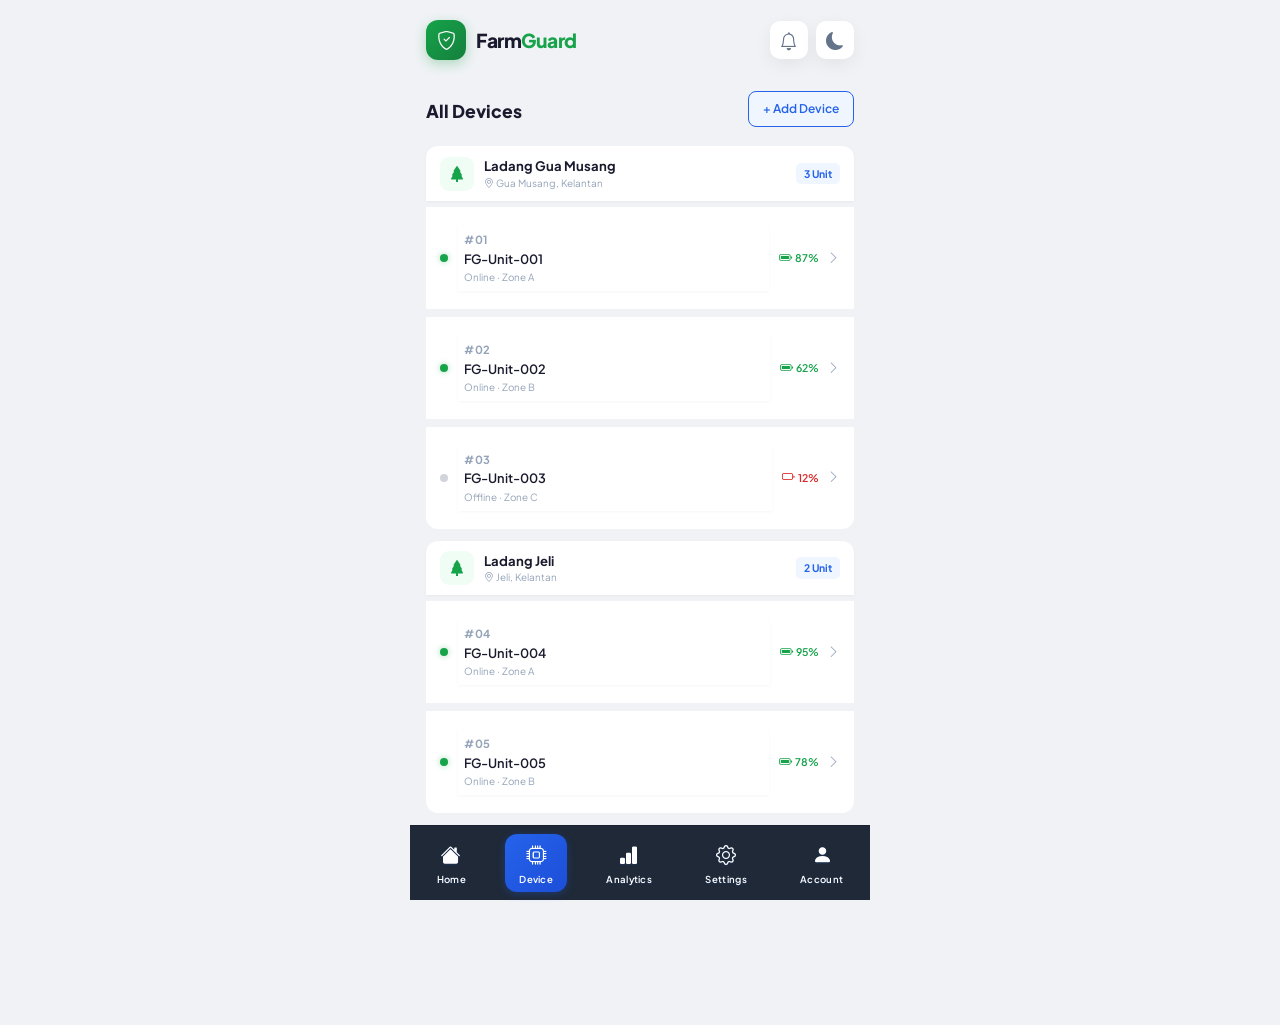
<file: device-list.html>
<!DOCTYPE html>
<html lang="en">
<head>
    <meta charset="UTF-8">
    <meta name="viewport" content="width=device-width, initial-scale=1.0, user-scalable=no">
    <title>FarmGuard — Devices</title>
    <link href="https://cdn.jsdelivr.net/npm/bootstrap@5.3.3/dist/css/bootstrap.min.css" rel="stylesheet">
    <link href="https://cdn.jsdelivr.net/npm/bootstrap-icons@1.11.3/font/bootstrap-icons.min.css" rel="stylesheet">
    <link href="https://fonts.googleapis.com/css2?family=Plus+Jakarta+Sans:wght@300;400;500;600;700;800&family=JetBrains+Mono:wght@400;500;600&display=swap" rel="stylesheet">
    <link rel="stylesheet" href="css/styles.css">
</head>
<body>

<div class="app">
    <!-- Header -->
    <div class="header">
        <div class="brand">
            <div class="brand-logo"><i class="bi bi-shield-check"></i></div>
            <div class="brand-name" id="headerBrandName">Farm<span>Guard</span></div>
        </div>
        <div class="hdr-right">
            <button class="hdr-btn" title="Notifications"><i class="bi bi-bell"></i></button>
            <button class="dark-mode-btn" onclick="toggleDarkMode()" title="Dark Mode"><i class="bi bi-moon-fill"></i></button>
        </div>
    </div>

    <!-- Page Title + Add Button -->
    <div style="display:flex;align-items:center;justify-content:space-between;margin:16px 0 8px">
        <div class="page-title">All Devices</div>
        <button id="openAddDevice" class="dn-edit-btn">+ Add Device</button>
    </div>

    <!-- Device List by Ladang -->
    <div id="devList"></div>
</div>

<!-- Bottom Nav -->
<div class="bnav">
    <button class="ni" onclick="navHome()"><i class="bi bi-house-fill"></i><span>Home</span></button>
    <button class="ni act" onclick="navDevice()"><i class="bi bi-cpu"></i><span>Device</span></button>
    <button class="ni" onclick="alert('Analytics page coming soon')"><i class="bi bi-bar-chart-fill"></i><span>Analytics</span></button>
    <button class="ni" onclick="navSettings()"><i class="bi bi-gear"></i><span>Settings</span></button>
    <button class="ni" onclick="navAccount()"><i class="bi bi-person-fill"></i><span>Account</span></button>
</div>

<script src="js/script.js"></script>
<script src="js/ladang.js"></script>
<script src="js/device-list.js"></script>
    <!-- Add Device Modal -->
    <div id="addDeviceModal" class="modal" style="display:none;align-items:center;justify-content:center;">
        <div class="modal-content">
            <div class="modal-hdr">
                <span>Tambah Device</span>
                <button class="modal-close" onclick="closeAddDeviceModal()"><i class="bi bi-x-lg"></i></button>
            </div>
            <div class="modal-body">
                <label class="ai-label">Pilih Ladang</label>
                <div style="display:flex;gap:8px;margin-bottom:10px;align-items:center">
                    <select id="farmSelect" class="name-input" style="flex:1"></select>
                    <button class="dn-edit-btn" onclick="openAddLadangModal()">Tambah</button>
                </div>

                <label class="ai-label">Lokasi (contoh: Zone A)</label>
                <input id="deviceLoc" class="name-input" placeholder="Lokasi device (optional)">

                <label class="ai-label" style="margin-top:10px">Nama Device</label>
                <input id="deviceName" class="name-input" placeholder="Nama device atau biarkan kosong untuk auto">
                <div style="display:flex;align-items:center;gap:8px;margin-top:8px">
                    <input type="checkbox" id="autoNo">
                    <label for="autoNo">Auto running number</label>
                </div>

                <label class="ai-label" style="margin-top:10px">Tarikh</label>
                <input id="deviceDate" class="name-input" readonly>
            </div>
            <div class="modal-footer">
                <button class="btn-cancel" onclick="closeAddDeviceModal()">Batal</button>
                <button class="btn-save" onclick="addDevice()">Simpan</button>
            </div>
        </div>
    </div>
        <!-- Add Ladang Modal (same pattern as ladang-list) -->
        <div id="addLadangModal" class="modal" style="display:none;align-items:center;justify-content:center;">
            <div class="modal-content">
                <div class="modal-hdr">
                    <span>Tambah Ladang</span>
                    <button class="modal-close" onclick="closeAddLadangModal()"><i class="bi bi-x-lg"></i></button>
                </div>
                <div class="modal-body">
                    <label class="ai-label">Nama Ladang</label>
                    <input id="ladangName" class="name-input" placeholder="Contoh: Ladang Gua Musang">
                    <label class="ai-label" style="margin-top:10px">Lokasi (Bandar, Negeri)</label>
                    <input id="ladangLoc" class="name-input" placeholder="Contoh: Gua Musang, Kelantan">
                </div>
                <div class="modal-footer">
                    <button class="btn-cancel" onclick="closeAddLadangModal()">Batal</button>
                    <button class="btn-save" onclick="saveLadang()">Simpan</button>
                </div>
            </div>
        </div>
</body>
</html>
</file>
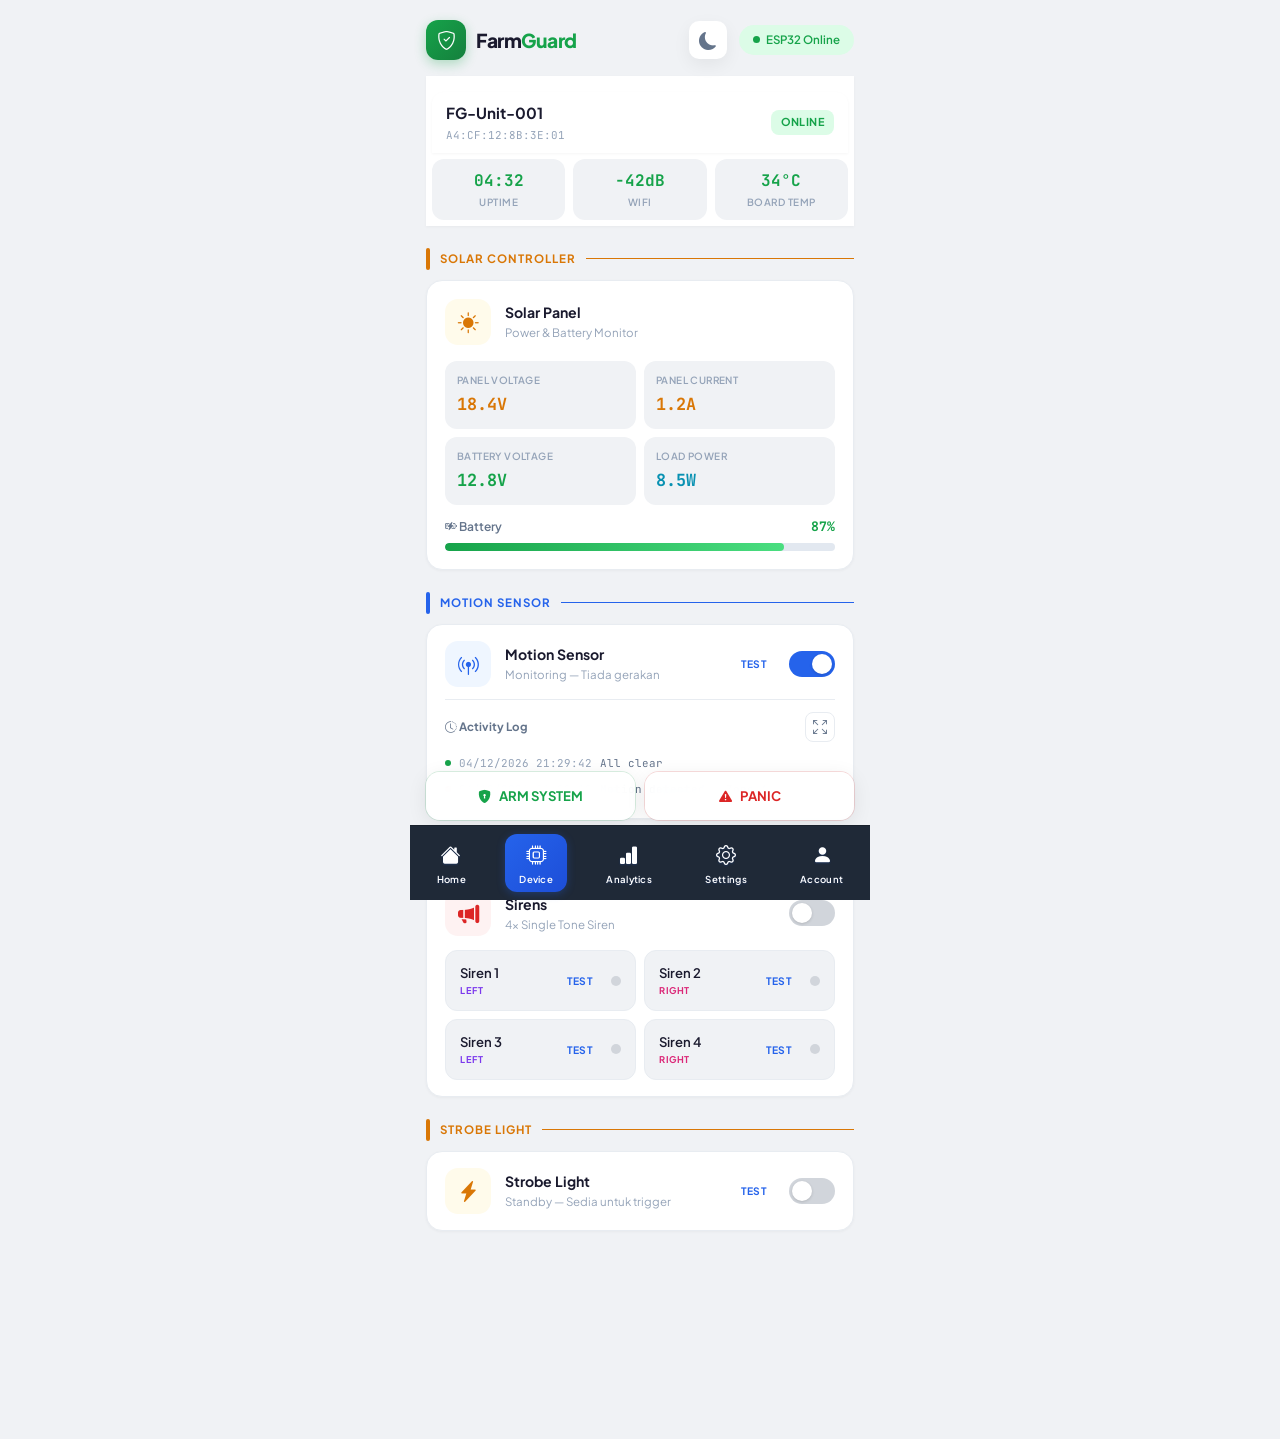
<file: devices.html>
<!DOCTYPE html>
<html lang="en">
<head>
    <meta charset="UTF-8">
    <meta name="viewport" content="width=device-width, initial-scale=1.0, user-scalable=no">
    <title>FarmGuard — Device</title>
    <link href="https://cdn.jsdelivr.net/npm/bootstrap@5.3.3/dist/css/bootstrap.min.css" rel="stylesheet">
    <link href="https://cdn.jsdelivr.net/npm/bootstrap-icons@1.11.3/font/bootstrap-icons.min.css" rel="stylesheet">
    <link href="https://fonts.googleapis.com/css2?family=Plus+Jakarta+Sans:wght@300;400;500;600;700;800&family=JetBrains+Mono:wght@400;500;600&display=swap" rel="stylesheet">
    <link rel="stylesheet" href="css/styles.css">
</head>
<body>

<div class="toast-a" id="toastArea"></div>

<div class="app">
    <!-- Header -->
    <div class="header">
        <div class="brand">
            <div class="brand-logo"><i class="bi bi-shield-check"></i></div>
            <div class="brand-name" id="headerBrandName">Farm<span>Guard</span></div>
        </div>
        <div style="display:flex;align-items:center;gap:12px">
            <button id="darkModeBtn" class="dark-mode-btn" onclick="toggleDarkMode()" title="Toggle Dark Mode">
                <i class="bi bi-moon-fill"></i>
            </button>
            <div class="conn-pill"><div class="conn-dot"></div>ESP32 Online</div>
        </div>
    </div>

    <!-- Device Info -->
    <div class="dev-info">
        <div class="section-top">
            <div><div class="dev-nm">FG-Unit-001</div><div class="dev-mac">A4:CF:12:8B:3E:01</div></div>
            <div class="badge-on">Online</div>
        </div>
        <div class="stats-row">
            <div class="stat-box"><div class="stat-v" id="uptime">04:32</div><div class="stat-l">Uptime</div></div>
            <div class="stat-box"><div class="stat-v" id="wifi">-42dB</div><div class="stat-l">WiFi</div></div>
            <div class="stat-box"><div class="stat-v" id="temp">34°C</div><div class="stat-l">Board Temp</div></div>
        </div>
    </div>

    <!-- 1. SOLAR CONTROLLER -->
    <div class="sec-hdr sec-amber">
        <div class="sec-color"></div>
        <div class="sec-title">Solar Controller</div>
        <div class="sec-line"></div>
    </div>
    <div class="sol-card">
        <div class="sol-top">
            <div class="sol-ic"><i class="bi bi-sun-fill"></i></div>
            <div><div class="c-nm">Solar Panel</div><div class="c-ds">Power & Battery Monitor</div></div>
        </div>
        <div class="sol-grid">
            <div class="si"><div class="si-l">Panel Voltage</div><div class="si-v va" id="pvV">18.4V</div></div>
            <div class="si"><div class="si-l">Panel Current</div><div class="si-v va" id="pvA">1.2A</div></div>
            <div class="si"><div class="si-l">Battery Voltage</div><div class="si-v vg" id="bvV">12.8V</div></div>
            <div class="si"><div class="si-l">Load Power</div><div class="si-v vc" id="ldW">8.5W</div></div>
        </div>
        <div class="bt-sec">
            <div class="bt-hd"><span class="bt-lb"><i class="bi bi-battery-charging"></i> Battery</span><span class="bt-pc" id="btPc">87%</span></div>
            <div class="bt-tk"><div class="bt-fl" id="btFl" style="width:87%"></div></div>
        </div>
    </div>

    <!-- 2. MOTION SENSOR -->
    <div class="sec-hdr sec-blue">
        <div class="sec-color"></div>
        <div class="sec-title">Motion Sensor</div>
        <div class="sec-line"></div>
    </div>
    <div class="g-card" id="motionCard">
        <div class="card-hd">
            <div class="c-ic ic-b"><i class="bi bi-broadcast-pin"></i></div>
            <div class="c-inf">
                <div class="c-nm">Motion Sensor</div>
                <div class="c-ds" id="motionDesc">Monitoring — Tiada gerakan</div>
                <div class="c-tm" id="motionTm" style="color:var(--blue)"></div>
            </div>
            <span class="test-lbl" id="motionTest" onclick="testMotion()">TEST</span>
            <label class="tog t-blue">
                <input type="checkbox" id="motionTog" checked onchange="toggleMotion(this.checked)">
                <span class="tog-s"></span>
            </label>
        </div>
        <div class="mt-sec">
            <div class="mt-hd">
                <span class="mt-title"><i class="bi bi-clock-history"></i> Activity Log</span>
                <button class="mt-expand" onclick="openModal()" title="Lihat semua"><i class="bi bi-arrows-fullscreen"></i></button>
            </div>
            <div class="m-log" id="motionLog"></div>
        </div>
    </div>

    <!-- 3. SIREN CONTROL -->
    <div class="sec-hdr sec-red">
        <div class="sec-color"></div>
        <div class="sec-title">Siren Control</div>
        <div class="sec-line"></div>
    </div>
    <div class="g-card" id="sirenCard">
        <div class="card-hd">
            <div class="c-ic ic-r"><i class="bi bi-megaphone-fill"></i></div>
            <div class="c-inf">
                <div class="c-nm">Sirens</div>
                <div class="c-ds">4x Single Tone Siren</div>
            </div>
            <label class="tog t-red">
                <input type="checkbox" id="allSirTog" onchange="toggleAllSirens(this.checked)">
                <span class="tog-s"></span>
            </label>
        </div>
        <div class="sir-grid">
            <!-- 1=Left, 2=Right, 3=Left, 4=Right -->
            <div class="sir-cell" id="sc1" onclick="toggleSiren(1)">
                <div><div class="sc-nm">Siren 1</div><div class="sc-sd left">LEFT</div><div class="sc-tm" id="st1"></div></div>
                <div class="sir-right"><span class="test-lbl" id="tl1" onclick="event.stopPropagation();testSiren(1)">TEST</span><div class="sir-dot"></div></div>
            </div>
            <div class="sir-cell" id="sc2" onclick="toggleSiren(2)">
                <div><div class="sc-nm">Siren 2</div><div class="sc-sd right">RIGHT</div><div class="sc-tm" id="st2"></div></div>
                <div class="sir-right"><span class="test-lbl" id="tl2" onclick="event.stopPropagation();testSiren(2)">TEST</span><div class="sir-dot"></div></div>
            </div>
            <div class="sir-cell" id="sc3" onclick="toggleSiren(3)">
                <div><div class="sc-nm">Siren 3</div><div class="sc-sd left">LEFT</div><div class="sc-tm" id="st3"></div></div>
                <div class="sir-right"><span class="test-lbl" id="tl3" onclick="event.stopPropagation();testSiren(3)">TEST</span><div class="sir-dot"></div></div>
            </div>
            <div class="sir-cell" id="sc4" onclick="toggleSiren(4)">
                <div><div class="sc-nm">Siren 4</div><div class="sc-sd right">RIGHT</div><div class="sc-tm" id="st4"></div></div>
                <div class="sir-right"><span class="test-lbl" id="tl4" onclick="event.stopPropagation();testSiren(4)">TEST</span><div class="sir-dot"></div></div>
            </div>
        </div>
    </div>

    <!-- 4. STROBE LIGHT -->
    <div class="sec-hdr sec-yellow">
        <div class="sec-color"></div>
        <div class="sec-title">Strobe Light</div>
        <div class="sec-line"></div>
    </div>
    <div class="g-card" id="strobeCard">
        <div class="card-hd">
            <div class="c-ic ic-a"><i class="bi bi-lightning-charge-fill"></i></div>
            <div class="c-inf">
                <div class="c-nm">Strobe Light</div>
                <div class="c-ds" id="strobeDesc">Standby — Sedia untuk trigger</div>
                <div class="c-tm" id="strobeTm" style="color:var(--amber)"></div>
            </div>
            <span class="test-lbl" id="strobeTest" onclick="testStrobe()">TEST</span>
            <label class="tog t-amb">
                <input type="checkbox" id="strobeTog" onchange="toggleStrobe(this.checked)">
                <span class="tog-s"></span>
            </label>
        </div>
    </div>

</div>

<!-- Floating ARM / PANIC -->
<div class="float-bar mb-2">
    <button class="fb fb-arm" id="armBtn" onclick="toggleArm()"><i class="bi bi-shield-lock-fill"></i> ARM SYSTEM</button>
    <button class="fb fb-panic" id="panicBtn" onclick="togglePanic()"><i class="bi bi-exclamation-triangle-fill"></i> PANIC</button>
</div>

<!-- Bottom Nav -->
<div class="bnav">
    <button class="ni" onclick="navHome()"><i class="bi bi-house-fill"></i><span>Home</span></button>
    <button class="ni act" onclick="navDevice()"><i class="bi bi-cpu"></i><span>Device</span></button>
    <button class="ni" onclick="alert('Analytics page coming soon')"><i class="bi bi-bar-chart-fill"></i><span>Analytics</span></button>
    <button class="ni" onclick="alert('Settings page coming soon')"><i class="bi bi-gear"></i><span>Settings</span></button>
    <button class="ni" onclick="navAccount()"><i class="bi bi-person-fill"></i><span>Account</span></button>
</div>

<!-- Detection Modal -->
<div class="mo-ov" id="detModal" onclick="if(event.target===this)closeModal()">
    <div class="mo-sh">
        <div class="mo-bar"></div>
        <div class="mo-hd">
            <div class="mo-tt"><i class="bi bi-broadcast-pin"></i> Detection History</div>
            <button class="mo-cl" onclick="closeModal()"><i class="bi bi-x-lg"></i></button>
        </div>
        <div class="mo-bd" id="modalBody"></div>
    </div>
</div>

<script src="js/script.js"></script>
</body>
</html>
</file>
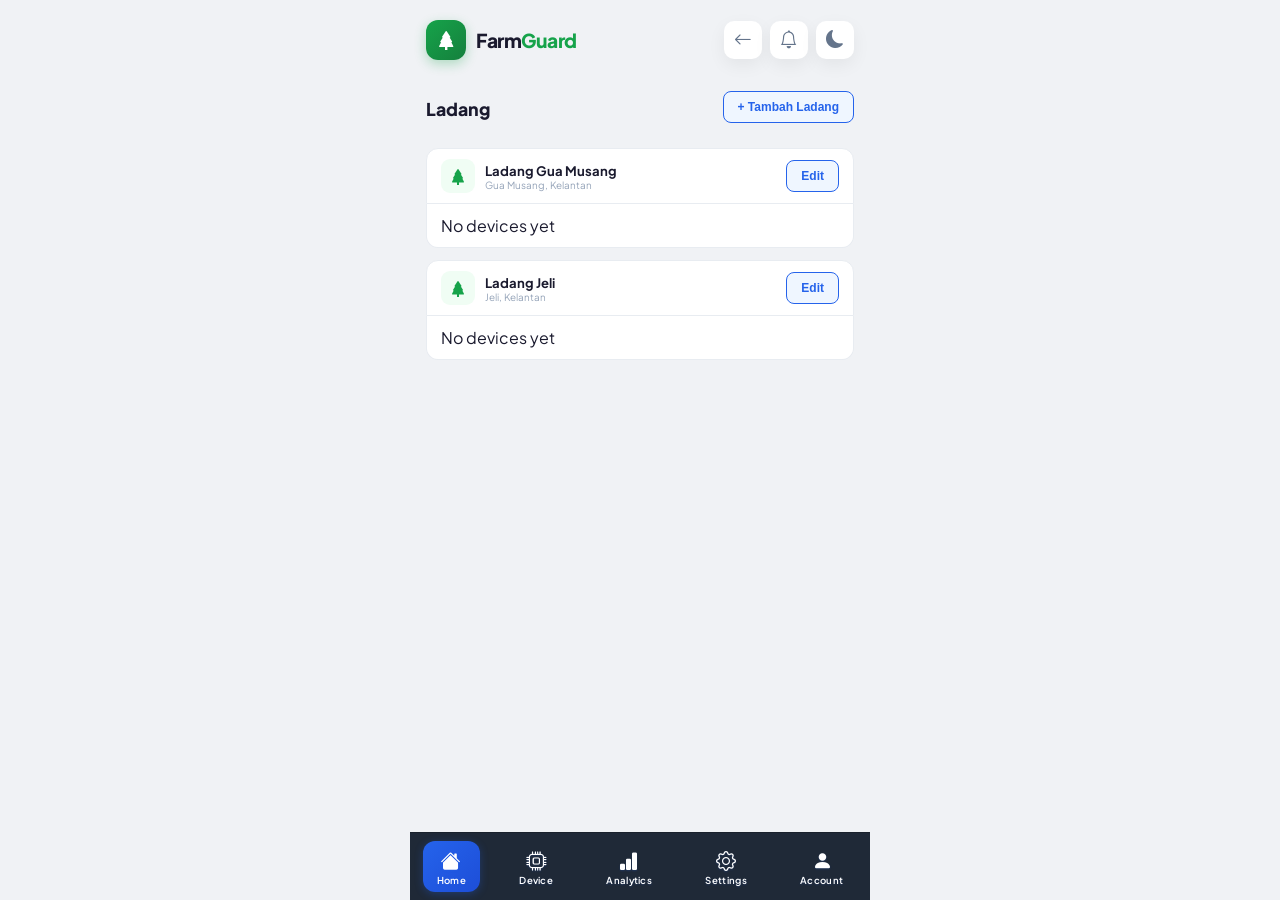
<file: ladang-list.html>
<!DOCTYPE html>
<html lang="en">
<head>
    <meta charset="UTF-8">
    <meta name="viewport" content="width=device-width, initial-scale=1.0, user-scalable=no">
    <title>FarmGuard — Ladang</title>
    <link href="https://cdn.jsdelivr.net/npm/bootstrap-icons@1.11.3/font/bootstrap-icons.min.css" rel="stylesheet">
    <link href="https://fonts.googleapis.com/css2?family=Plus+Jakarta+Sans:wght@300;400;500;600;700;800&family=JetBrains+Mono:wght@400;500;600&display=swap" rel="stylesheet">
    <link rel="stylesheet" href="css/styles.css">
</head>
<body>

<div class="app">
    <div class="header">
        <div class="brand">
            <div class="brand-logo"><i class="bi bi-tree-fill"></i></div>
            <div class="brand-name">Farm<span>Guard</span></div>
        </div>
        <div class="hdr-right">
            <button class="hdr-btn" onclick="navBack()"><i class="bi bi-arrow-left"></i></button>
            <button class="hdr-btn" title="Notifications"><i class="bi bi-bell"></i></button>
            <button class="dark-mode-btn" onclick="toggleDarkMode()" title="Dark Mode"><i class="bi bi-moon-fill"></i></button>
        </div>
    </div>

    <div style="display:flex;align-items:center;justify-content:space-between;margin:16px 0">
        <div class="page-title">Ladang</div>
        <button id="openAddLadang" class="dn-edit-btn">+ Tambah Ladang</button>
    </div>

    <div id="ladangListArea"></div>
</div>

<!-- Add Ladang Modal -->
<div id="addLadangModal" class="modal" style="display:none;align-items:center;justify-content:center;">
    <div class="modal-content">
        <div class="modal-hdr">
            <span>Tambah Ladang</span>
            <button class="modal-close" onclick="closeAddLadangModal()"><i class="bi bi-x-lg"></i></button>
        </div>
        <div class="modal-body">
            <label class="ai-label">Nama Ladang</label>
            <input id="ladangName" class="name-input" placeholder="Contoh: Ladang Gua Musang">
            <label class="ai-label" style="margin-top:10px">Lokasi (Bandar, Negeri)</label>
            <input id="ladangLoc" class="name-input" placeholder="Contoh: Gua Musang, Kelantan">
        </div>
        <div class="modal-footer">
            <button class="btn-cancel" onclick="closeAddLadangModal()">Batal</button>
            <button class="btn-save" onclick="saveLadang()">Simpan</button>
        </div>
    </div>
</div>
    <!-- Bottom Nav -->
    <div class="bnav">
        <button class="ni" onclick="navHome()"><i class="bi bi-house-fill"></i><span>Home</span></button>
        <button class="ni" onclick="navDevice()"><i class="bi bi-cpu"></i><span>Device</span></button>
        <button class="ni" onclick="alert('Analytics page coming soon')"><i class="bi bi-bar-chart-fill"></i><span>Analytics</span></button>
        <button class="ni" onclick="alert('Settings page coming soon')"><i class="bi bi-gear"></i><span>Settings</span></button>
        <button class="ni" onclick="navAccount()"><i class="bi bi-person-fill"></i><span>Account</span></button>
    </div>

<script src="js/script.js"></script>
<script src="js/ladang.js"></script>
</body>
</html>
</file>
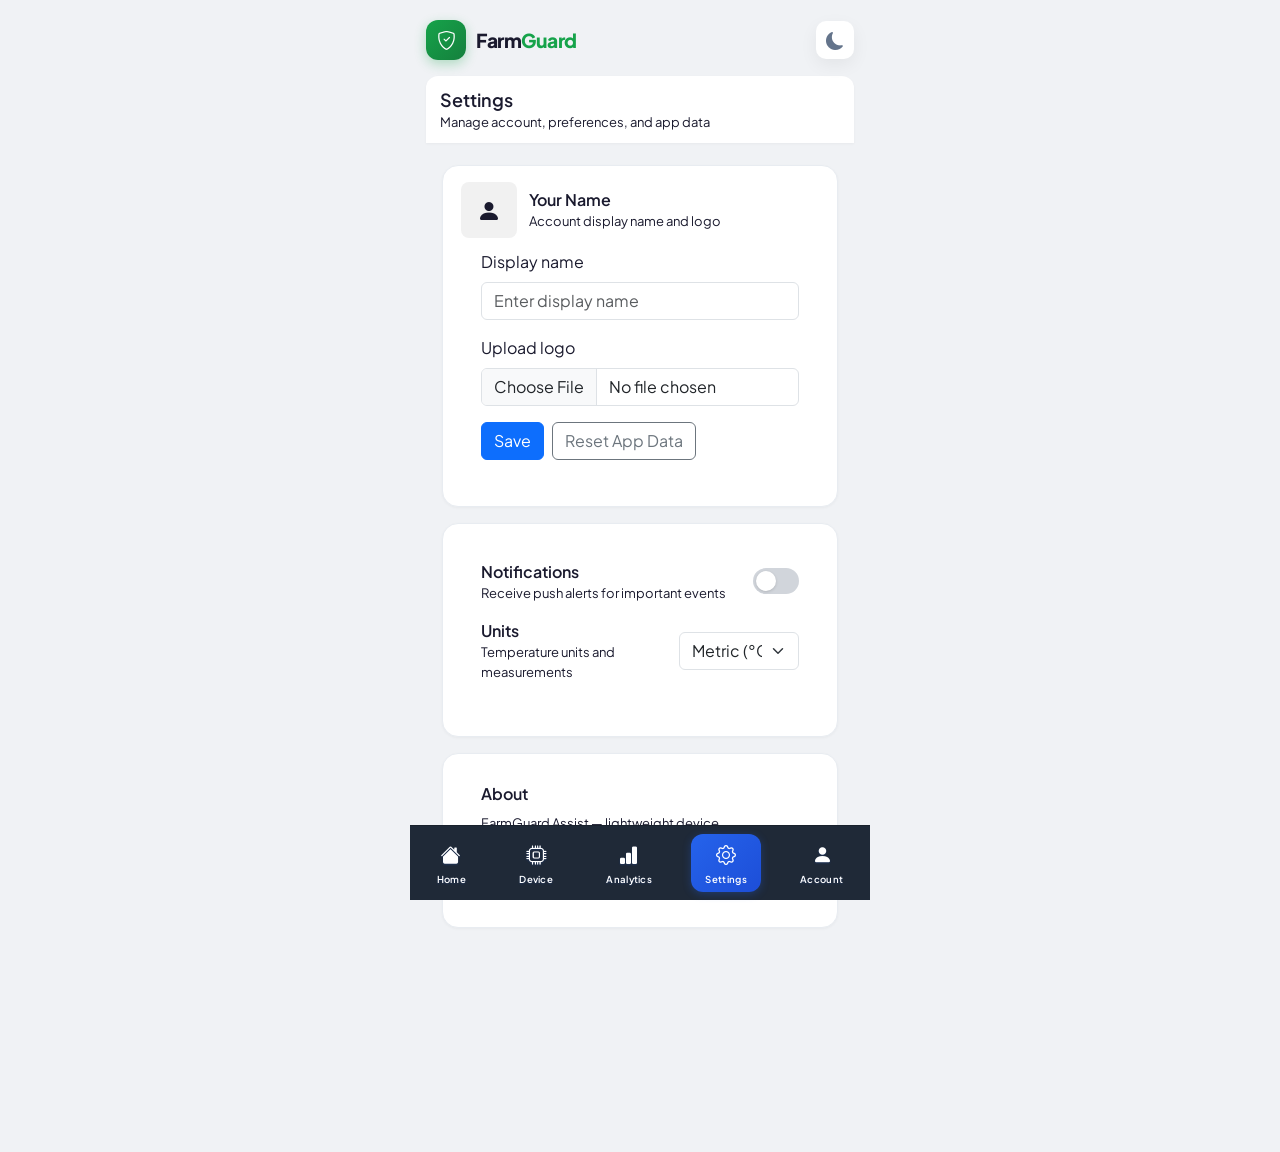
<file: settings.html>
<!DOCTYPE html>
<html lang="en">
<head>
    <meta charset="UTF-8">
    <meta name="viewport" content="width=device-width, initial-scale=1.0, user-scalable=no">
    <title>FarmGuard — Settings</title>
    <link href="https://cdn.jsdelivr.net/npm/bootstrap@5.3.3/dist/css/bootstrap.min.css" rel="stylesheet">
    <link href="https://cdn.jsdelivr.net/npm/bootstrap-icons@1.11.3/font/bootstrap-icons.min.css" rel="stylesheet">
    <link href="https://fonts.googleapis.com/css2?family=Plus+Jakarta+Sans:wght@300;400;500;600;700;800&family=JetBrains+Mono:wght@400;500;600&display=swap" rel="stylesheet">
    <link rel="stylesheet" href="css/styles.css">
</head>
<body>

<div class="toast-a" id="toastArea"></div>

<div class="app">
    <!-- Header -->
    <div class="header">
        <div class="brand">
            <div class="brand-logo"><i class="bi bi-shield-check"></i></div>
            <div class="brand-name" id="headerBrandName">Farm<span>Guard</span></div>
        </div>
        <div style="display:flex;align-items:center;gap:12px">
            <button id="darkModeBtn" class="dark-mode-btn" onclick="toggleDarkMode()" title="Toggle Dark Mode">
                <i class="bi bi-moon-fill"></i>
            </button>
        </div>
    </div>

    <!-- Settings Top -->
    <div class="section-top">
        <div>
            <div style="font-weight:600;font-size:18px">Settings</div>
            <div style="color:var(--muted);font-size:13px">Manage account, preferences, and app data</div>
        </div>
    </div>

    <div style="padding:16px;">
        <!-- Profile -->
        <div class="g-card">
            <div class="card-hd" style="align-items:center;gap:12px;">
                <div style="width:56px;height:56px;border-radius:8px;overflow:hidden;background:#f1f1f1;display:flex;align-items:center;justify-content:center" id="logoPreview">
                    <i class="bi bi-person-fill" style="font-size:24px;color:var(--muted)"></i>
                </div>
                <div style="flex:1">
                    <div style="font-weight:600" id="profileNameLabel">Your Name</div>
                    <div style="color:var(--muted);font-size:13px">Account display name and logo</div>
                </div>
            </div>
            <div class="mo-bd">
                <div class="mb-3">
                    <label class="form-label">Display name</label>
                    <input id="displayName" class="form-control" placeholder="Enter display name">
                </div>
                <div class="mb-3">
                    <label class="form-label">Upload logo</label>
                    <input id="logoFile" type="file" accept="image/*" class="form-control" onchange="previewLogo(event)">
                </div>
                <div style="display:flex;gap:8px">
                    <button class="btn btn-primary" onclick="saveAccountSettings()">Save</button>
                    <button class="btn btn-outline-secondary" onclick="resetAppData()">Reset App Data</button>
                </div>
            </div>
        </div>

        <!-- Preferences -->
        <div class="g-card mt-3">
            <div class="mo-bd">
                <div style="display:flex;justify-content:space-between;align-items:center;padding:8px 0">
                    <div>
                        <div style="font-weight:600">Notifications</div>
                        <div style="color:var(--muted);font-size:13px">Receive push alerts for important events</div>
                    </div>
                    <label class="tog">
                        <input type="checkbox" id="notifToggle">
                        <span class="tog-s"></span>
                    </label>
                </div>
                <div style="display:flex;justify-content:space-between;align-items:center;padding:8px 0">
                    <div>
                        <div style="font-weight:600">Units</div>
                        <div style="color:var(--muted);font-size:13px">Temperature units and measurements</div>
                    </div>
                    <div>
                        <select id="unitSelect" class="form-select" style="width:120px">
                            <option value="metric">Metric (°C)</option>
                            <option value="imperial">Imperial (°F)</option>
                        </select>
                    </div>
                </div>
            </div>
        </div>

        <!-- About / Version -->
        <div class="g-card mt-3">
            <div class="mo-bd">
                <div style="font-weight:600">About</div>
                <div style="color:var(--muted);font-size:13px;margin-top:8px">FarmGuard Assist — lightweight device management for small farms.</div>
                <div style="color:var(--muted);font-size:13px;margin-top:8px">Version: 1.0.0</div>
            </div>
        </div>
    </div>

</div>

<!-- Bottom Nav -->
<div class="bnav">
    <button class="ni" onclick="navHome()"><i class="bi bi-house-fill"></i><span>Home</span></button>
    <button class="ni" onclick="navDevice()"><i class="bi bi-cpu"></i><span>Device</span></button>
    <button class="ni" onclick="alert('Analytics page coming soon')"><i class="bi bi-bar-chart-fill"></i><span>Analytics</span></button>
    <button class="ni act" onclick="navSettings()"><i class="bi bi-gear"></i><span>Settings</span></button>
    <button class="ni" onclick="navAccount()"><i class="bi bi-person-fill"></i><span>Account</span></button>
</div>

<script>
function previewLogo(e){
    const file = e.target.files && e.target.files[0];
    if(!file) return;
    const reader = new FileReader();
    reader.onload = function(ev){
        const el = document.getElementById('logoPreview');
        el.innerHTML = '<img src="'+ev.target.result+'" style="width:100%;height:100%;object-fit:cover">';
    }
    reader.readAsDataURL(file);
}
function resetAppData(){
    if(!confirm('Reset app data? This will clear saved farms and settings.')) return;
    localStorage.clear();
    location.reload();
}
function saveAccountSettings(){
    const name = document.getElementById('displayName').value || '';
    if(name) localStorage.setItem('displayName', name);
    const unit = document.getElementById('unitSelect').value;
    localStorage.setItem('units', unit);
    localStorage.setItem('notifications', document.getElementById('notifToggle').checked ? '1' : '0');
    showToast('Settings saved');
    setTimeout(()=>location.reload(),600);
}
function showToast(msg){
    const t = document.getElementById('toastArea');
    t.innerHTML = '<div class="toast show" style="position:fixed;left:16px;bottom:80px;">'+msg+'</div>';
    setTimeout(()=>t.innerHTML='',2000);
}
window.addEventListener('DOMContentLoaded',()=>{
    const name = localStorage.getItem('displayName');
    if(name){ document.getElementById('displayName').value = name; document.getElementById('profileNameLabel').textContent = name; }
    const unit = localStorage.getItem('units'); if(unit) document.getElementById('unitSelect').value = unit;
    const notif = localStorage.getItem('notifications'); if(notif==='1') document.getElementById('notifToggle').checked = true;
});
</script>

<script src="js/script.js"></script>
</body>
</html>
</file>
<file: css/styles.css>
:root{
    --bg:#f0f2f5;--card:#fff;--border:#e8ecf1;
    --sh-sm:0 1px 3px rgba(0,0,0,.04);--sh-md:0 4px 14px rgba(0,0,0,.07);--sh-lg:0 8px 25px rgba(0,0,0,.1);
    --green:#16a34a;--green-lt:#dcfce7;--green-bg:#f0fdf4;
    --red:#dc2626;--red-lt:#fee2e2;--red-bg:#fef2f2;
    --amber:#d97706;--amber-lt:#fef3c7;--amber-bg:#fffbeb;
    --blue:#2563eb;--blue-lt:#dbeafe;--blue-bg:#eff6ff;
    --cyan:#0891b2;--purple:#7c3aed;--pink:#db2777;
    --txt:#1a1a2e;--txt2:#64748b;--txt3:#94a3b8;
    --r:16px;--rs:12px;
}
html.dark-mode{
    --bg:#0f172a;--card:#1e293b;--border:#334155;
    --sh-sm:0 1px 3px rgba(0,0,0,.3);--sh-md:0 4px 14px rgba(0,0,0,.4);--sh-lg:0 8px 25px rgba(0,0,0,.5);
    --txt:#f1f5f9;--txt2:#cbd5e1;--txt3:#94a3b8;
}
*{margin:0;padding:0;box-sizing:border-box;-webkit-tap-highlight-color:transparent}
body{font-family:'Plus Jakarta Sans',sans-serif;background:var(--bg);color:var(--txt);min-height:100vh;-webkit-user-select:none;user-select:none}
.app{max-width:460px;margin:0 auto;padding:0 16px 200px}

/* Header */
.header{padding:20px 0 6px;display:flex;align-items:center;justify-content:space-between}
.brand{display:flex;align-items:center;gap:10px}
.brand-logo{width:40px;height:40px;background:linear-gradient(135deg,#16a34a,#15803d);border-radius:12px;display:flex;align-items:center;justify-content:center;color:#fff;font-size:19px;box-shadow:0 4px 12px rgba(22,163,74,.3)}
.brand-name{font-size:1.2rem;font-weight:800;letter-spacing:-.5px}
.brand-name span{color:var(--green)}
.hdr-right{display:flex;align-items:center;gap:8px}
.conn-pill{display:flex;align-items:center;gap:6px;background:var(--green-lt);padding:6px 14px;border-radius:20px;font-size:.72rem;font-weight:600;color:var(--green)}
.conn-dot{width:7px;height:7px;background:var(--green);border-radius:50%;animation:blink 2s ease infinite}
@keyframes blink{0%,100%{opacity:1}50%{opacity:.4}}

/* Header buttons (notifications, dark-mode, etc.) */
.hdr-btn,.dark-mode-btn{
    width:38px;height:38px;border-radius:10px;border:0;background:var(--card);cursor:pointer;display:flex;align-items:center;justify-content:center;color:var(--txt2);font-size:16px;transition:all .18s;box-shadow:0 6px 18px rgba(2,6,23,.06)
}
.hdr-btn i,.dark-mode-btn i{font-size:18px}
.hdr-btn:hover,.dark-mode-btn:hover{transform:translateY(-2px);background:rgba(0,0,0,.03);color:var(--blue)}
.hdr-btn:active,.dark-mode-btn:active{transform:scale(.97)}
html.dark-mode .dark-mode-btn{color:#fbbf24;background:var(--card)}

.dev-info{background:var(--card);padding:6px;margin:10px 0;box-shadow:var(--sh-sm)}
.section-top{display:flex;align-items:center;justify-content:space-between;padding:10px 14px;margin:10px 0 6px 0;background:var(--card);border:0;border-radius:var(--rs) var(--rs) 0 0;box-shadow:var(--sh-sm)}
.dev-nm{font-weight:700;font-size:.95rem}
.dev-mac{font-family:'JetBrains Mono',monospace;font-size:.68rem;color:var(--txt3);margin-top:2px}
.badge-on{background:var(--green-lt);color:var(--green);font-size:.68rem;font-weight:700;padding:4px 10px;border-radius:8px;text-transform:uppercase;letter-spacing:.4px}
.stats-row{display:grid;grid-template-columns:repeat(3,1fr);gap:8px}
.stat-box{text-align:center;padding:10px 6px;background:var(--bg);border-radius:var(--rs)}
.stat-v{font-family:'JetBrains Mono',monospace;font-size:1rem;font-weight:700;color:var(--green)}
.stat-l{font-size:.62rem;font-weight:600;color:var(--txt3);text-transform:uppercase;letter-spacing:.5px;margin-top:2px}

/* Section Header with color bar */
.sec-hdr{margin:22px 0 10px;display:flex;align-items:center;gap:10px}
.sec-color{width:4px;height:22px;border-radius:2px;flex-shrink:0}
.sec-title{font-size:.72rem;font-weight:700;text-transform:uppercase;letter-spacing:1px}
.sec-line{flex:1;height:1px}
.sec-amber .sec-color,.sec-amber .sec-line{background:var(--amber)}
.sec-amber .sec-title{color:var(--amber)}
.sec-blue .sec-color,.sec-blue .sec-line{background:var(--blue)}
.sec-blue .sec-title{color:var(--blue)}
.sec-red .sec-color,.sec-red .sec-line{background:var(--red)}
.sec-red .sec-title{color:var(--red)}
.sec-yellow .sec-color,.sec-yellow .sec-line{background:var(--amber)}
.sec-yellow .sec-title{color:var(--amber)}

/* Toggle */
.tog{position:relative;width:46px;height:26px;cursor:pointer;flex-shrink:0}
.tog input{display:none}
.tog-s{position:absolute;inset:0;background:#d1d5db;border-radius:13px;transition:all .3s}
.tog-s::before{content:'';position:absolute;width:20px;height:20px;background:#fff;border-radius:50%;top:3px;left:3px;transition:all .3s;box-shadow:0 1px 3px rgba(0,0,0,.15)}
.tog input:checked+.tog-s{background:var(--green)}
.tog input:checked+.tog-s::before{transform:translateX(20px)}
.tog.t-red input:checked+.tog-s{background:var(--red)}
.tog.t-amb input:checked+.tog-s{background:var(--amber)}
.tog.t-blue input:checked+.tog-s{background:var(--blue)}

/* Cards */
.g-card{background:var(--card);border:1px solid var(--border);border-radius:var(--r);padding:16px 18px;margin-bottom:8px;box-shadow:var(--sh-sm);transition:all .25s}
.g-card.gl-red{border-color:rgba(220,38,38,.2);box-shadow:var(--sh-md)}
.g-card.gl-amb{border-color:rgba(217,119,6,.2);box-shadow:var(--sh-md)}
.g-card.gl-blue{border-color:rgba(37,99,235,.2);box-shadow:var(--sh-md)}

.card-hd{display:flex;align-items:center;gap:14px}
.c-ic{width:46px;height:46px;border-radius:13px;display:flex;align-items:center;justify-content:center;font-size:21px;flex-shrink:0;transition:all .3s}
.ic-r{background:var(--red-bg);color:var(--red)}
.ic-a{background:var(--amber-bg);color:var(--amber)}
.ic-b{background:var(--blue-bg);color:var(--blue)}
.c-inf{flex:1}

/* Card Title Styles - Unified */
.card-title{font-size:.88rem;font-weight:700}
.card-desc{font-size:.72rem;color:var(--txt3);margin-top:1px}
.card-timer{font-family:'JetBrains Mono',monospace;font-size:.66rem;font-weight:600;margin-top:2px;display:none}
.card-timer.show{display:block}

/* Backwards compatibility - keep old classes */
.c-nm{font-size:.88rem;font-weight:700}
.c-ds{font-size:.72rem;color:var(--txt3);margin-top:1px}
.c-tm{font-family:'JetBrains Mono',monospace;font-size:.66rem;font-weight:600;margin-top:2px;display:none}
.c-tm.show{display:block}

/* Siren Grid */
.sir-grid{display:grid;grid-template-columns:1fr 1fr;gap:8px;margin-top:14px}
.sir-cell{
    display:flex;align-items:center;justify-content:space-between;
    padding:12px 14px;background:var(--bg);border:1px solid var(--border);
    border-radius:var(--rs);transition:all .25s;
}
.sir-cell.on{background:var(--red-bg);border-color:rgba(220,38,38,.25)}
.sc-nm{font-size:.82rem;font-weight:600}
.sc-sd{font-size:.58rem;font-weight:700;text-transform:uppercase;letter-spacing:.5px;margin-top:1px}
.sc-sd.left{color:var(--purple)}
.sc-sd.right{color:var(--pink)}
.sc-tm{font-family:'JetBrains Mono',monospace;font-size:.6rem;color:var(--red);margin-top:2px;display:none}
.sc-tm.show{display:block}
.sir-right{display:flex;align-items:center;gap:10px}
.sir-dot{width:10px;height:10px;border-radius:50%;background:#d1d5db;transition:all .3s;flex-shrink:0}
.sir-cell.on .sir-dot{background:var(--red);box-shadow:0 0 8px rgba(220,38,38,.4)}

/* Test Label */
.test-lbl{font-size:.64rem;font-weight:700;color:var(--blue);cursor:pointer;text-transform:uppercase;letter-spacing:.3px;padding:4px 8px;border-radius:6px;transition:all .15s;white-space:nowrap}
.test-lbl:active{background:var(--blue-bg);transform:scale(.95)}
.test-lbl.testing{color:var(--red);pointer-events:none}

/* Motion Log */
.mt-sec{margin-top:12px;padding-top:12px;border-top:1px solid var(--border)}
.mt-hd{display:flex;justify-content:space-between;align-items:center;margin-bottom:8px}
.mt-title{font-size:.72rem;font-weight:700;color:var(--txt2)}
.mt-expand{width:30px;height:30px;border-radius:8px;border:1px solid var(--border);background:var(--card);cursor:pointer;display:flex;align-items:center;justify-content:center;color:var(--txt2);font-size:14px;transition:all .2s}
.mt-expand:hover{background:var(--bg);color:var(--blue)}
.m-log{max-height:80px;overflow:hidden}
.log-r{display:flex;align-items:center;gap:8px;padding:5px 0;font-size:.68rem;font-family:'JetBrains Mono',monospace;color:var(--txt2)}
.log-d{width:6px;height:6px;border-radius:50%;flex-shrink:0}
.log-d.warn{background:var(--red)}.log-d.ok{background:var(--green)}.log-d.info{background:var(--blue)}
.log-ts{color:var(--txt3);min-width:120px}

/* Solar */
.sol-card{background:var(--card);border:1px solid var(--border);border-radius:var(--r);padding:18px;margin-bottom:8px;box-shadow:var(--sh-sm)}
.sol-top{display:flex;align-items:center;gap:14px;margin-bottom:16px}
.sol-ic{width:46px;height:46px;border-radius:13px;background:var(--amber-bg);color:var(--amber);display:flex;align-items:center;justify-content:center;font-size:21px}
.sol-grid{display:grid;grid-template-columns:1fr 1fr;gap:8px}
.si{padding:12px;background:var(--bg);border-radius:var(--rs)}
.si-l{font-size:.62rem;font-weight:600;color:var(--txt3);text-transform:uppercase;letter-spacing:.4px}
.si-v{font-family:'JetBrains Mono',monospace;font-size:1.05rem;font-weight:700;margin-top:4px}
.va{color:var(--amber)}.vg{color:var(--green)}.vc{color:var(--cyan)}
.bt-sec{margin-top:12px}
.bt-hd{display:flex;justify-content:space-between;align-items:center;margin-bottom:6px}
.bt-lb{font-size:.75rem;font-weight:600;color:var(--txt2)}
.bt-pc{font-family:'JetBrains Mono',monospace;font-size:.82rem;font-weight:700;color:var(--green)}
.bt-tk{height:8px;background:#e2e8f0;border-radius:4px;overflow:hidden}
.bt-fl{height:100%;background:linear-gradient(90deg,var(--green),#4ade80);border-radius:4px;transition:width 1s ease}

/* Floating */
.float-bar{position:fixed;bottom:72px;left:50%;transform:translateX(-50%);width:calc(100% - 32px);max-width:428px;display:grid;grid-template-columns:1fr 1fr;gap:10px;z-index:90}
.fb{padding:14px;border-radius:14px;border:none;font-family:'Plus Jakarta Sans',sans-serif;font-size:.82rem;font-weight:700;cursor:pointer;display:flex;align-items:center;justify-content:center;gap:8px;transition:all .2s;backdrop-filter:blur(10px)}
.fb-arm{background:rgba(255,255,255,.92);color:var(--green);box-shadow:0 4px 20px rgba(0,0,0,.08),0 0 0 1px rgba(22,163,74,.15)}
.fb-arm:active,.fb-arm.armed{background:var(--green);color:#fff;box-shadow:0 4px 25px rgba(22,163,74,.35)}
.fb-panic{background:rgba(255,255,255,.92);color:var(--red);box-shadow:0 4px 20px rgba(0,0,0,.08),0 0 0 1px rgba(220,38,38,.15)}
.fb-panic:active,.fb-panic.panic-on{background:var(--red);color:#fff;box-shadow:0 4px 25px rgba(220,38,38,.35)}
.fb-panic.panic-on{animation:pp 1s infinite}
@keyframes pp{0%,100%{box-shadow:0 4px 15px rgba(220,38,38,.3)}50%{box-shadow:0 4px 30px rgba(220,38,38,.5)}}

/* Bottom Nav */
.bnav{position:fixed;
    bottom:0;
    left:50%;
    transform:translateX(-50%);
    width:100%;
    max-width:460px;
    background:#1f2937;
    backdrop-filter:blur(12px);
    border-top:1px solid rgba(0,0,0,.2);
    display:flex;
    justify-content:space-around;
    align-items:center;
    padding:8px 0 calc(8px + env(safe-area-inset-bottom));
    z-index:100
}
.ni{display:flex;flex-direction:column;align-items:center;gap:2px;padding:6px 14px;border-radius:12px;cursor:pointer;border:none;background:none;color:#fff;font-family:'Plus Jakarta Sans',sans-serif;transition:all .2s;text-shadow:0 1px 2px rgba(37,99,235,.2)}
.ni.act{color:#fff;background:linear-gradient(135deg,var(--blue),#1d4ed8);box-shadow:0 2px 8px rgba(37,99,235,.3)}
.ni i{font-size:20px}.ni span{font-size:.6rem;font-weight:600;letter-spacing:.3px}

/* Modal */
.mo-ov{position:fixed;inset:0;background:rgba(0,0,0,.4);z-index:200;display:none;align-items:center;justify-content:center;backdrop-filter:blur(3px)}
.mo-ov.show{display:flex}
.mo-sh{width:100%;max-width:460px;max-height:80vh;background:#fff;border-radius:16px;overflow:hidden;transform:scale(.9);opacity:0;transition:all .35s cubic-bezier(.32,.72,0,1)}
.mo-ov.show .mo-sh{transform:scale(1);opacity:1}
.mo-bar{width:36px;height:4px;background:#d0d5dd;border-radius:2px;margin:12px auto 0}
.mo-hd{padding:16px 20px 12px;display:flex;justify-content:space-between;align-items:center;border-bottom:1px solid var(--border)}
.mo-tt{font-size:1rem;font-weight:800}
.mo-cl{width:32px;height:32px;border-radius:8px;border:none;background:var(--bg);cursor:pointer;display:flex;align-items:center;justify-content:center;color:var(--txt2);font-size:16px}
.mo-bd{padding:12px 20px 30px;overflow-y:auto;max-height:calc(80vh - 80px)}
.dt-r{display:flex;align-items:flex-start;gap:12px;padding:14px 0;border-bottom:1px solid var(--border)}
.dt-r:last-child{border-bottom:none}
.dt-ic{width:36px;height:36px;border-radius:10px;display:flex;align-items:center;justify-content:center;flex-shrink:0;font-size:16px}
.dt-ic.dw{background:var(--red-bg);color:var(--red)}
.dt-ic.dok{background:var(--green-bg);color:var(--green)}
.dt-ic.dinf{background:var(--blue-bg);color:var(--blue)}
.dt-inf{flex:1}
.dt-msg{font-size:.82rem;font-weight:600}
.dt-ts{font-family:'JetBrains Mono',monospace;font-size:.68rem;color:var(--txt3);margin-top:2px}

/* Toast */
.toast-a{position:fixed;top:16px;left:50%;transform:translateX(-50%);z-index:999;width:92%;max-width:420px}
.fg-t{background:#fff;border:1px solid var(--border);border-radius:var(--rs);padding:12px 16px;display:flex;align-items:center;gap:10px;font-size:.82rem;font-weight:600;box-shadow:var(--sh-lg);opacity:0;transform:translateY(-15px);transition:all .3s;margin-bottom:6px}
.fg-t.show{opacity:1;transform:translateY(0)}

html.dark-mode .mo-sh,html.dark-mode .fg-t{background:var(--card);border-color:var(--border)}

/* Account page styles (merged from css/account.css) */
.profile-section{background:var(--card);border:1px solid var(--border);border-radius:var(--r);padding:24px 20px;margin:16px 0;box-shadow:var(--sh-sm);text-align:center}
.logo-container{position:relative;margin-bottom:20px;display:inline-block}
.profile-logo{width:120px;height:120px;border-radius:16px;object-fit:cover;box-shadow:0 4px 12px rgba(0,0,0,.1);border:2px solid var(--border)}
.logo-edit-btn{position:absolute;bottom:8px;right:8px;width:40px;height:40px;border-radius:10px;background:var(--green);color:#fff;border:none;cursor:pointer;display:flex;align-items:center;justify-content:center;font-size:16px;box-shadow:0 2px 8px rgba(22,163,74,.3);transition:all .2s}
.logo-edit-btn:hover{background:#15803d;transform:scale(1.05)}
.logo-edit-btn:active{transform:scale(.95)}

.display-name-container{margin-top:20px}
.dn-label{font-size:.7rem;font-weight:700;text-transform:uppercase;letter-spacing:.5px;color:var(--txt3);margin-bottom:6px}
.dn-current{font-size:1.3rem;font-weight:800;color:var(--txt);margin-bottom:12px;letter-spacing:-.5px}
.dn-edit-btn{background:var(--blue-bg);color:var(--blue);border:1px solid var(--blue);padding:8px 14px;border-radius:8px;cursor:pointer;font-size:.75rem;font-weight:600;transition:all .2s;display:inline-flex;align-items:center;gap:6px}
.dn-edit-btn:hover{background:var(--blue);color:#fff}
.dn-edit-btn:active{transform:scale(.95)}

.menu-section{margin-bottom:12px;background:var(--card);border:1px solid var(--border);border-radius:var(--r);overflow:hidden;box-shadow:var(--sh-sm)}
.menu-item{width:100%;display:flex;align-items:center;justify-content:space-between;padding:16px 18px;background:var(--card);border:none;cursor:pointer;transition:all .2s;color:var(--txt)}
.menu-item:active{background:rgba(0,0,0,.02)}
.mi-left{display:flex;align-items:center;gap:12px;flex:1;text-align:left}
.mi-icon{width:40px;height:40px;border-radius:10px;display:flex;align-items:center;justify-content:center;font-size:18px;flex-shrink:0}
.menu-item:nth-child(1) .mi-icon{background:var(--green-bg);color:var(--green)}
.menu-item .mi-icon{background:var(--blue-bg);color:var(--blue)}
.mi-text{font-size:.85rem;font-weight:600}
.mi-arrow{color:var(--txt3);transition:transform .3s}
.mi-arrow.open{transform:rotate(90deg)}

.collapse-panel{background:rgba(0,0,0,.02);border-top:1px solid var(--border);animation:slideDown .3s ease}
@keyframes slideDown{from{max-height:0;opacity:0}to{max-height:1000px;opacity:1}}
.panel-content{padding:16px 18px;display:flex;flex-direction:column;gap:12px}

.notif-item{display:flex;align-items:center;gap:10px;font-size:.8rem;cursor:pointer;user-select:none;padding:8px;border-radius:8px;transition:background .15s}
.notif-item:hover{background:rgba(37,99,235,.1)}
.notif-item input{width:16px;height:16px;cursor:pointer;accent-color:var(--green)}

.about-item{padding:10px 0;border-bottom:1px solid var(--border)}
.about-item:last-child{border-bottom:none}
.ai-label{font-size:.65rem;font-weight:700;text-transform:uppercase;letter-spacing:.5px;color:var(--txt3);margin-bottom:4px}
.ai-value{font-size:.82rem;color:var(--txt);line-height:1.4}

.contact-card{background:linear-gradient(135deg,var(--blue-bg),rgba(37,99,235,.1));border:1px solid var(--blue-lt);border-radius:10px;padding:14px;text-align:center}
.contact-name{font-size:.9rem;font-weight:700;color:var(--txt);margin-bottom:8px}
.contact-phone{display:flex;align-items:center;justify-content:center;gap:6px;font-size:.8rem}
.contact-phone i{color:var(--blue);font-size:14px}
.contact-phone a{color:var(--blue);text-decoration:none;font-weight:600}
.contact-phone a:hover{text-decoration:underline}

.modal{position:fixed;top:0;left:0;width:100%;height:100%;background:rgba(0,0,0,.4);display:flex;align-items:flex-end;justify-content:center;z-index:1000}
.modal-content{width:100%;max-width:460px;background:var(--card);border-radius:var(--r) var(--r) 0 0;box-shadow:var(--sh-lg);animation:modalSlideUp .3s ease}
@keyframes modalSlideUp{from{transform:translateY(100%)}to{transform:translateY(0)}}
.modal-hdr{display:flex;justify-content:space-between;align-items:center;padding:16px 18px;border-bottom:1px solid var(--border);font-weight:700;font-size:.9rem}
.modal-close{width:32px;height:32px;border-radius:8px;border:1px solid var(--border);background:var(--card);cursor:pointer;display:flex;align-items:center;justify-content:center;color:var(--txt2);transition:all .2s;font-size:16px}
.modal-close:hover{background:var(--bg)}
.modal-body{padding:18px}
.name-input{width:100%;padding:12px 14px;border:1px solid var(--border);border-radius:8px;font-family:inherit;font-size:.9rem;color:var(--txt);background:var(--bg);transition:border .2s}
.name-input:focus{outline:none;border-color:var(--blue)}
.modal-footer{display:flex;gap:10px;padding:16px 18px;border-top:1px solid var(--border)}
.btn-cancel{flex:1;padding:10px 14px;border:1px solid var(--border);border-radius:8px;background:var(--card);color:var(--txt);cursor:pointer;font-weight:600;font-size:.8rem;transition:all .2s}
.btn-cancel:hover{background:var(--bg)}
.btn-save{flex:1;padding:10px 14px;border:none;border-radius:8px;background:var(--green);color:#fff;cursor:pointer;font-weight:600;font-size:.8rem;transition:all .2s}
.btn-save:hover{background:#15803d}
.btn-save:active{transform:scale(.95)}

/* Device list styles (merged from css/device-list.css) */
.page-title{font-size:1.1rem;font-weight:800;margin:16px 0 12px}

.dev-group{margin-bottom:12px}

.dg-left{display:flex;align-items:center;gap:10px}
.dg-ic{width:34px;height:34px;border-radius:9px;background:var(--green-bg);color:var(--green);display:flex;align-items:center;justify-content:center;font-size:16px}
.dg-name{font-size:.82rem;font-weight:700}
.dg-loc{font-size:.62rem;color:var(--txt3)}
.dg-count{font-size:.65rem;font-weight:700;padding:3px 8px;border-radius:5px;background:var(--blue-bg);color:var(--blue)}

.dev-list{border:0;border-top:0;border-radius:0 0 var(--rs) var(--rs);overflow:hidden}
.dev-item{display:flex;align-items:center;gap:10px;padding:8px 14px;background:var(--card);border-bottom:0;cursor:pointer;transition:all .15s}
.dev-item:not(:last-child){margin-bottom:8px}
.dev-item:last-child{margin-bottom:0}
.dev-item:active{transform:scale(.98)}
.dev-dot{width:8px;height:8px;border-radius:50%;flex-shrink:0}
.d-on{background:var(--green);box-shadow:0 0 6px rgba(22,163,74,.4)}
.d-off{background:#d1d5db}
.dev-info{flex:1;min-width:0}
.dev-no{font-size:.7rem;font-weight:700;color:var(--txt3);text-transform:uppercase;letter-spacing:.5px}
.dev-name{font-size:.8rem;font-weight:600;margin-top:2px}
.dev-loc{font-size:.62rem;color:var(--txt3);margin-top:1px}
.dev-right{display:flex;align-items:center;gap:8px}
.dev-batt{display:flex;align-items:center;gap:3px;font-size:.66rem;font-weight:600;color:var(--green)}
.dev-batt.low{color:var(--red)}
.dev-batt i{font-size:13px}
.dev-arrow{color:var(--txt3);font-size:13px}

/* Home page styles (merged from css/home.css) */
.top-tabs{display:flex;background:var(--card);border:1px solid var(--border);border-radius:var(--rs);padding:4px;margin:10px 0 16px;box-shadow:var(--sh-sm)}
.tab-item{flex:1;text-align:center;padding:9px 0;border-radius:9px;font-size:.78rem;font-weight:600;color:var(--txt3);cursor:pointer;transition:all .25s}
.tab-item.active{background:var(--green);color:#fff;box-shadow:0 2px 8px rgba(22,163,74,.25)}

.weather-hero{
    background:linear-gradient(135deg,#1e40af,#3b82f6,#60a5fa);
    border-radius:var(--r);padding:24px 22px;margin-bottom:16px;
    color:#fff;position:relative;overflow:hidden;
    box-shadow:0 8px 30px rgba(30,64,175,.25);
}
.weather-hero::before{
    content:'';position:absolute;top:-30px;right:-20px;
    width:140px;height:140px;border-radius:50%;
    background:rgba(255,255,255,.08);
}
.weather-hero::after{
    content:'';position:absolute;bottom:-40px;left:-20px;
    width:100px;height:100px;border-radius:50%;
    background:rgba(255,255,255,.05);
}
.wh-top{display:flex;justify-content:space-between;align-items:flex-start;position:relative;z-index:1}
.wh-loc{font-size:.75rem;font-weight:600;opacity:.85;display:flex;align-items:center;gap:4px}
.wh-date{font-size:.65rem;opacity:.65;margin-top:3px;font-family:'JetBrains Mono',monospace}
.wh-icon{font-size:42px;opacity:.9;line-height:1}
.wh-main{display:flex;align-items:flex-end;gap:12px;margin-top:10px;position:relative;z-index:1}
.wh-temp{font-size:3.2rem;font-weight:800;line-height:1;letter-spacing:-2px}
.wh-deg{font-size:1.2rem;font-weight:600;opacity:.7;margin-bottom:6px}
.wh-cond{font-size:.85rem;font-weight:600;opacity:.85;margin-bottom:4px}
.wh-details{display:flex;gap:16px;margin-top:14px;position:relative;z-index:1}
.wh-det{display:flex;align-items:center;gap:5px;font-size:.68rem;opacity:.75}
.wh-det i{font-size:12px}

.sq-grid{display:grid;grid-template-columns:repeat(3,1fr);gap:10px;margin-bottom:20px}
.sq-btn{background:var(--card);border:1px solid var(--border);border-radius:var(--r);padding:20px 10px;text-align:center;box-shadow:var(--sh-sm);cursor:pointer;transition:all .2s;position:relative;overflow:hidden}
.sq-btn:active{transform:scale(.97)}
.sq-icon{width:48px;height:48px;border-radius:14px;display:flex;align-items:center;justify-content:center;font-size:22px;margin:0 auto 10px}
.sq-icon.sq-green{background:var(--green-bg);color:var(--green)}
.sq-icon.sq-blue{background:var(--blue-bg);color:var(--blue)}
.sq-icon.sq-red{background:var(--red-bg);color:var(--red)}
.sq-label{font-size:.78rem;font-weight:700}
.sq-count{font-family:'JetBrains Mono',monospace;font-size:1.4rem;font-weight:800;margin-top:4px}
.sq-count.c-green{color:var(--green)}.sq-count.c-blue{color:var(--blue)}.sq-count.c-red{color:var(--red)}
.sq-sub{font-size:.6rem;color:var(--txt3);margin-top:2px;font-weight:600}

.sq-badge{position:absolute;top:10px;right:10px;width:8px;height:8px;border-radius:50%;background:var(--red);box-shadow:0 0 6px rgba(220,38,38,.5);display:none}
.sq-badge.show{display:block;animation:badgePulse 1.5s ease infinite}
@keyframes badgePulse{0%,100%{opacity:1}50%{opacity:.5}}

.chart-card{background:var(--card);border:1px solid var(--border);border-radius:var(--r);padding:16px;box-shadow:var(--sh-sm);margin-bottom:16px}
.chart-head{display:flex;justify-content:space-between;align-items:center;margin-bottom:14px}
.chart-title{font-size:.85rem;font-weight:700}
.chart-filter{display:flex;background:var(--bg);border-radius:8px;padding:3px;gap:2px}
.cf-item{padding:5px 12px;border-radius:6px;font-size:.65rem;font-weight:600;color:var(--txt3);cursor:pointer;transition:all .2s}
.cf-item.active{background:var(--card);color:var(--blue);box-shadow:var(--sh-sm)}
.chart-area{height:160px;position:relative;display:flex;align-items:flex-end;gap:6px;padding:0 4px}
.chart-bar-wrap{flex:1;display:flex;flex-direction:column;align-items:center;gap:4px}
.chart-bar{width:100%;border-radius:6px 6px 3px 3px;transition:height .5s ease;min-height:4px;position:relative}
.chart-bar.b-green{background:linear-gradient(180deg,var(--green),#22c55e)}
.chart-bar.b-red{background:linear-gradient(180deg,var(--red),#f87171)}
.chart-bar.b-blue{background:linear-gradient(180deg,var(--blue),#60a5fa)}
.chart-bar-val{font-family:'JetBrains Mono',monospace;font-size:.58rem;font-weight:600;color:var(--txt3);opacity:0;transition:opacity .3s}
.chart-bar-wrap:hover .chart-bar-val{opacity:1}
.chart-bar-lbl{font-size:.58rem;font-weight:600;color:var(--txt3)}
.chart-legend{display:flex;gap:14px;margin-top:12px;justify-content:center}
.legend-item{display:flex;align-items:center;gap:5px;font-size:.62rem;font-weight:600;color:var(--txt2)}
.legend-dot{width:8px;height:8px;border-radius:3px}
.ld-green{background:var(--green)}.ld-red{background:var(--red)}.ld-blue{background:var(--blue)}

.act-card{background:var(--card);border:1px solid var(--border);border-radius:var(--r);overflow:hidden;box-shadow:var(--sh-sm);margin-bottom:12px}
.act-item{display:flex;align-items:flex-start;gap:12px;padding:12px 16px;border-bottom:1px solid var(--border)}
.act-item:last-child{border-bottom:none}
.act-ic{width:32px;height:32px;border-radius:9px;display:flex;align-items:center;justify-content:center;flex-shrink:0;font-size:14px}
.act-ic.ar{background:var(--red-bg);color:var(--red)}
.act-ic.ag{background:var(--green-bg);color:var(--green)}
.act-ic.aa{background:var(--amber-bg);color:var(--amber)}
.act-ic.ab{background:var(--blue-bg);color:var(--blue)}
.act-body{flex:1;min-width:0}
.act-msg{font-size:.78rem;font-weight:600;line-height:1.3}
.act-meta{display:flex;align-items:center;gap:5px;margin-top:2px;font-size:.62rem;color:var(--txt3);font-family:'JetBrains Mono',monospace}
.am-dot{width:3px;height:3px;border-radius:50%;background:var(--txt3)}

.lg-group{margin-bottom:12px}
.lg-hd{display:flex;align-items:center;justify-content:space-between;padding:10px 14px;background:var(--card);border:1px solid var(--border);border-radius:var(--rs) var(--rs) 0 0}
.lg-left{display:flex;align-items:center;gap:10px}
.lg-ic{width:34px;height:34px;border-radius:9px;background:var(--green-bg);color:var(--green);display:flex;align-items:center;justify-content:center;font-size:16px}
.lg-name{font-size:.82rem;font-weight:700}
.lg-loc{font-size:.62rem;color:var(--txt3)}
.lg-badges{display:flex;gap:6px}
.lg-b{font-size:.58rem;font-weight:700;padding:3px 7px;border-radius:5px;letter-spacing:.3px}
.lb-on{background:var(--green-lt);color:var(--green)}
.lb-off{background:var(--red-lt);color:var(--red)}

.u-list{border:1px solid var(--border);border-top:none;border-radius:0 0 var(--rs) var(--rs);overflow:hidden}
.u-item{display:flex;align-items:center;gap:10px;padding:11px 14px;background:var(--card);border-bottom:1px solid var(--border);cursor:pointer;transition:background .15s}
.u-item:last-child{border-bottom:none}
.u-item:active{background:rgba(0,0,0,.02)}
.u-dot{width:8px;height:8px;border-radius:50%;flex-shrink:0}
.u-on{background:var(--green);box-shadow:0 0 6px rgba(22,163,74,.4)}
.u-off{background:#d1d5db}
.u-info{flex:1;min-width:0}
.u-name{font-size:.8rem;font-weight:600}
.u-sub{font-size:.62rem;color:var(--txt3);margin-top:1px}
.u-right{display:flex;align-items:center;gap:8px}
.u-batt{display:flex;align-items:center;gap:3px;font-size:.66rem;font-weight:600;color:var(--green)}
.u-batt.low{color:var(--red)}
.u-batt i{font-size:13px}
.u-armed{font-size:.56rem;font-weight:700;padding:2px 6px;border-radius:4px;text-transform:uppercase}
.ua-on{background:var(--green-lt);color:var(--green)}
.ua-off{background:var(--bg);color:var(--txt3)}
.u-arrow{color:var(--txt3);font-size:13px}
</file>
